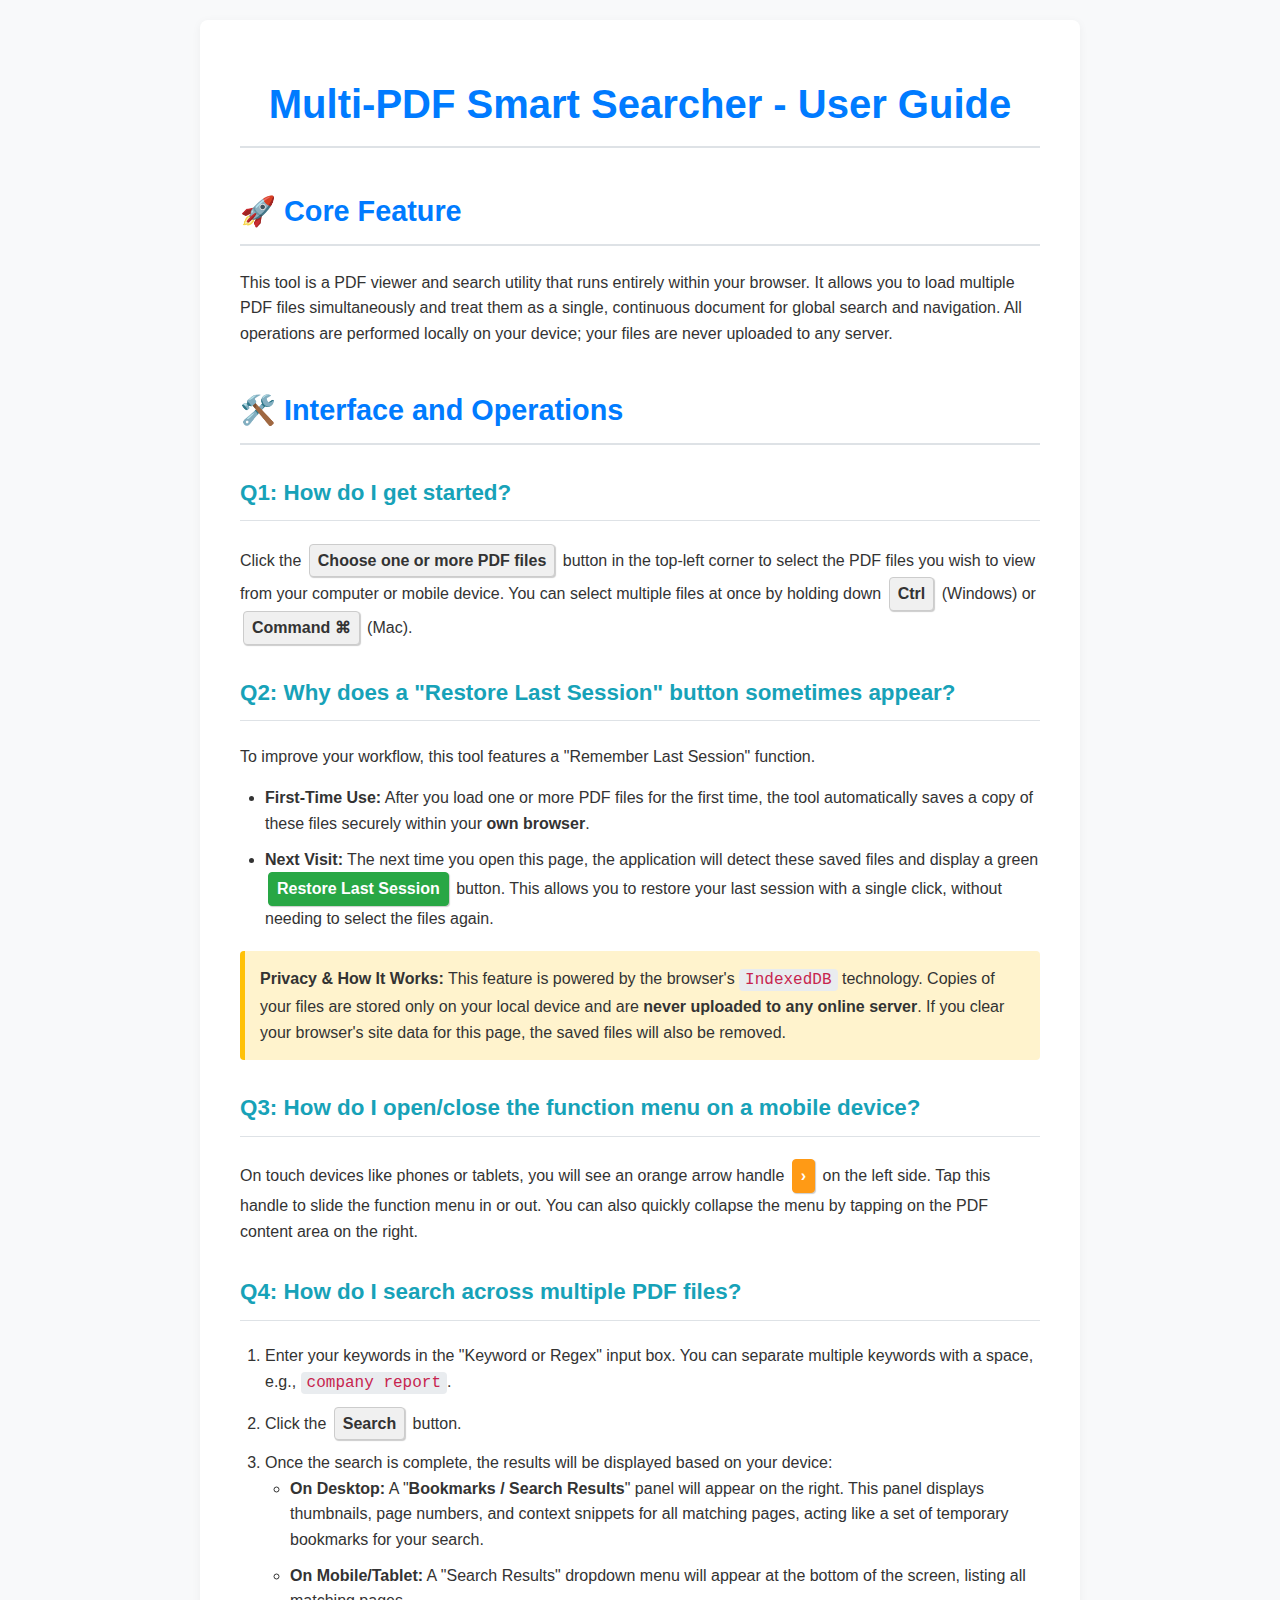
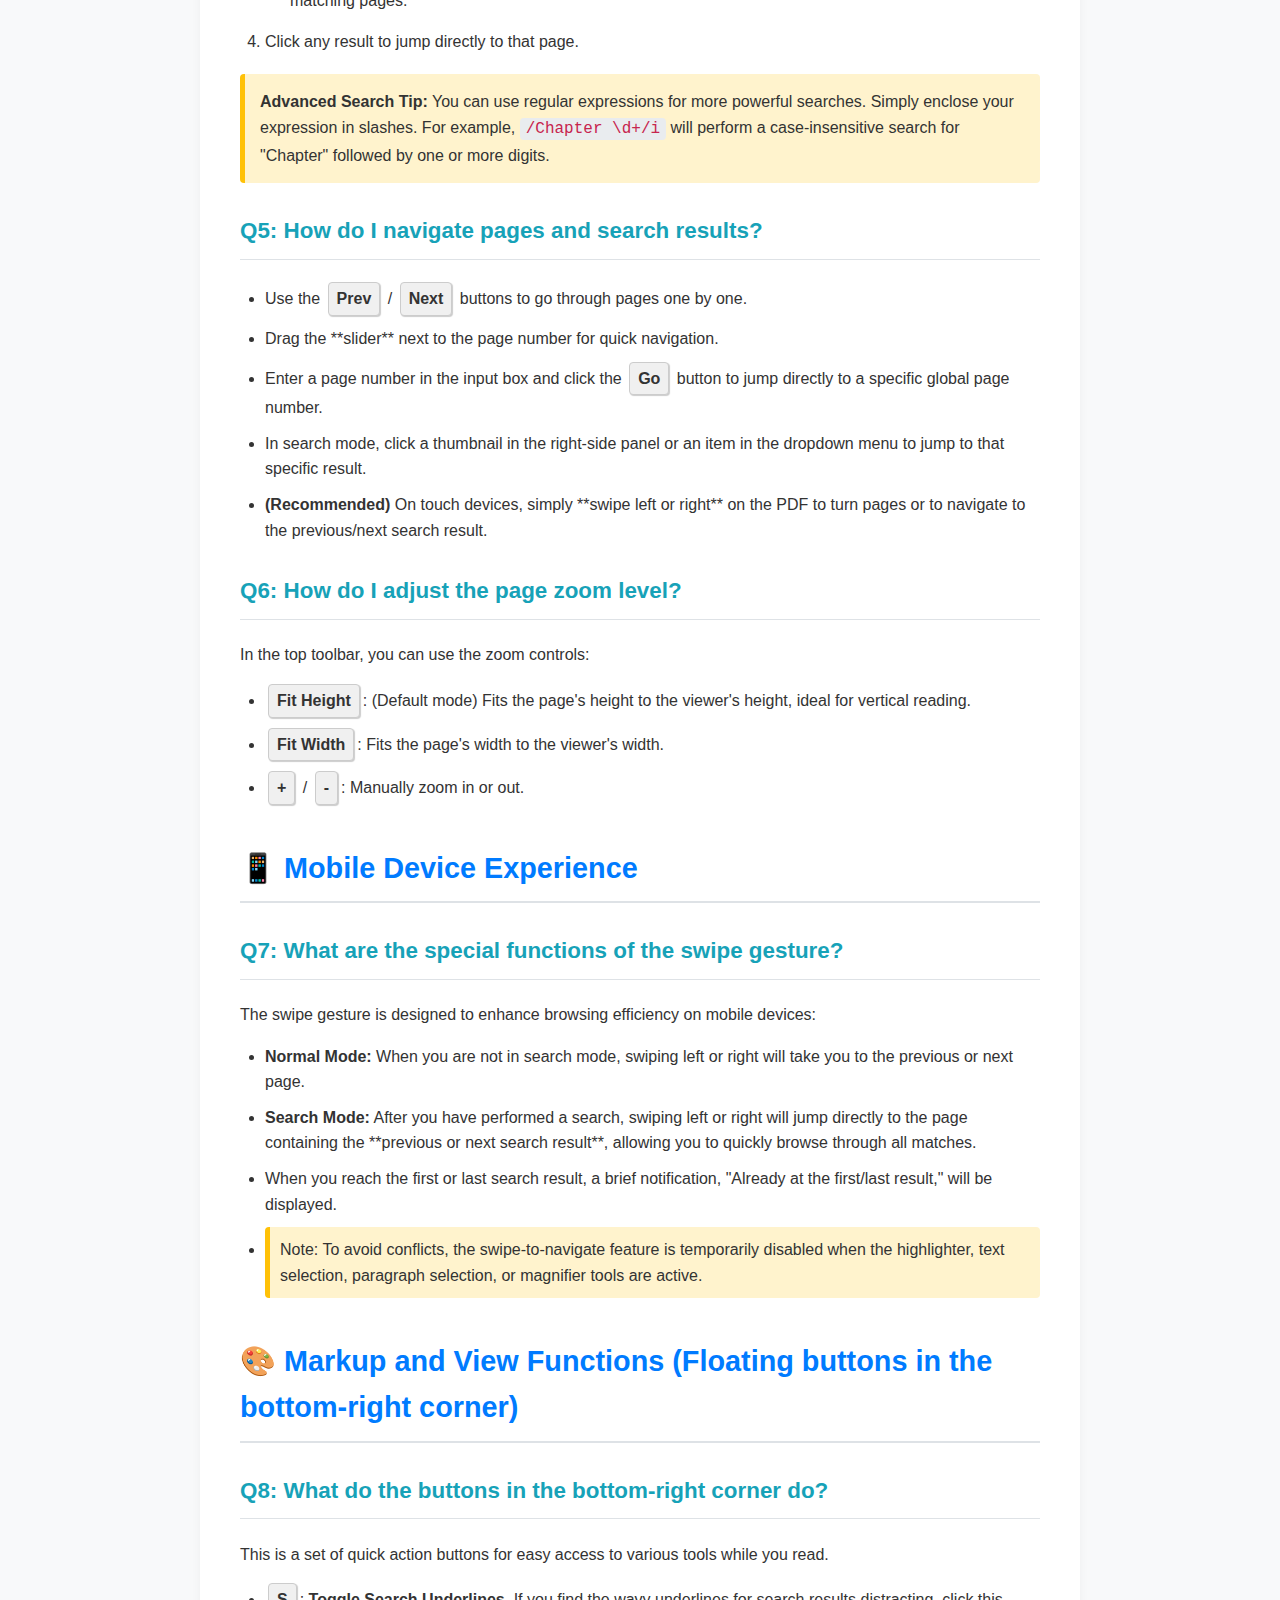
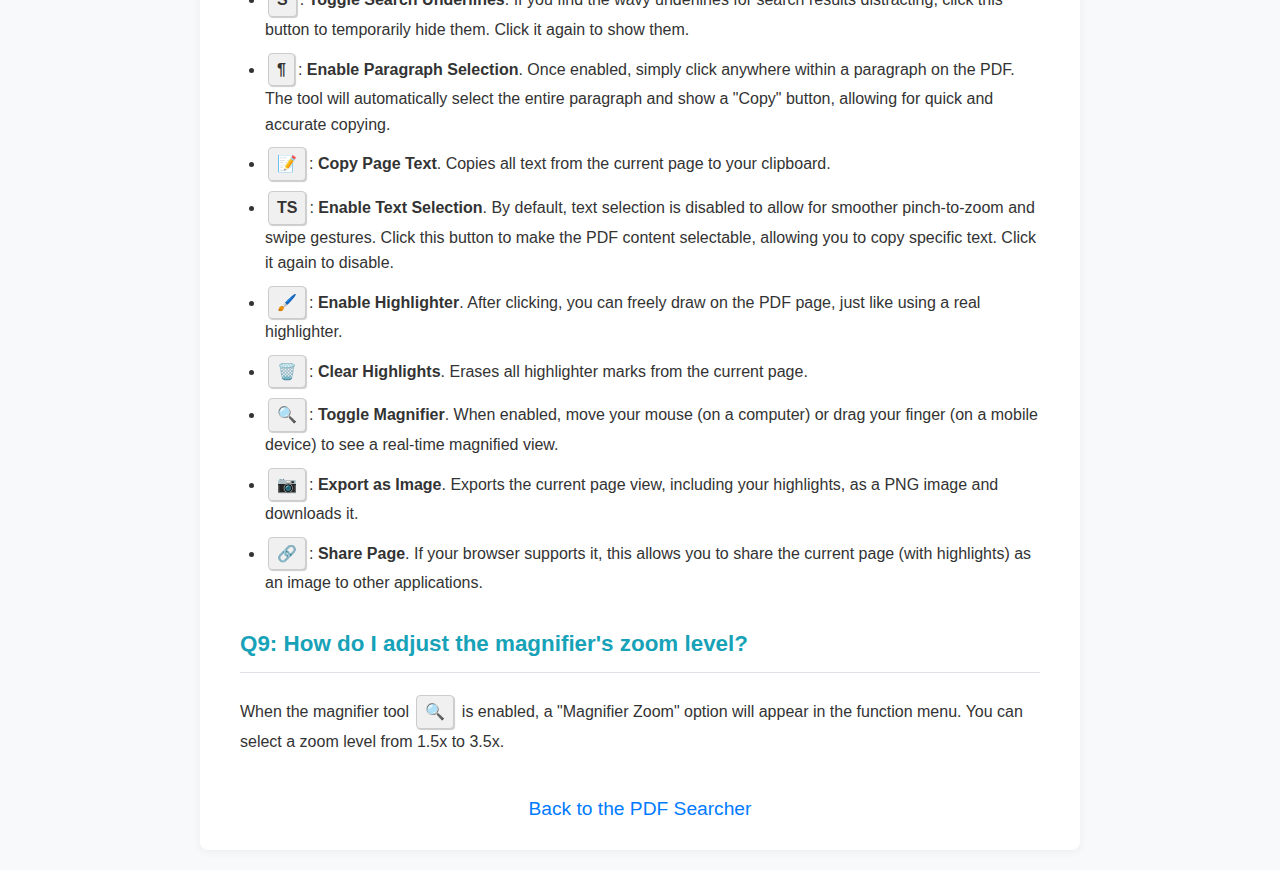
<file: instructions.html>
<!DOCTYPE html>
<html lang="en">
<head>
    <meta charset="UTF-8">
    <meta name="viewport" content="width=device-width, initial-scale=1.0">
    <title>Multi-PDF Smart Searcher - User Guide</title>
    <style>
        body {
            font-family: -apple-system, BlinkMacSystemFont, "Segoe UI", Roboto, "Helvetica Neue", Arial, sans-serif;
            line-height: 1.6;
            margin: 0;
            padding: 20px;
            background-color: #f8f9fa;
            color: #333;
        }
        .container {
            max-width: 800px;
            margin: 0 auto;
            background-color: #fff;
            padding: 25px 40px;
            border-radius: 8px;
            box-shadow: 0 2px 10px rgba(0,0,0,0.05);
        }
        h1, h2, h3 {
            border-bottom: 2px solid #dee2e6;
            padding-bottom: 10px;
            color: #007bff;
        }
        h1 {
            text-align: center;
            font-size: 2.5em;
        }
        h2 {
            font-size: 1.8em;
            margin-top: 40px;
        }
        h3 {
            font-size: 1.4em;
            color: #17a2b8;
            margin-top: 30px;
            border-bottom-style: solid;
            border-bottom-width: 1px;
        }
        p, ol, ul {
            margin-bottom: 15px;
        }
        ul, ol {
            padding-left: 25px;
        }
        li {
            margin-bottom: 10px;
        }
        code {
            background-color: #e9ecef;
            padding: 2px 6px;
            border-radius: 4px;
            font-family: "Courier New", Courier, monospace;
            color: #c7254e;
        }
        .key {
            display: inline-block;
            background-color: #f0f0f0;
            border: 1px solid #ccc;
            padding: 3px 8px;
            border-radius: 4px;
            box-shadow: 1px 1px 1px #ccc;
            font-weight: bold;
            margin: 0 3px;
        }
        .note {
            background-color: #fff3cd;
            border-left: 5px solid #ffc107;
            padding: 15px;
            margin: 20px 0;
            border-radius: 4px;
        }
        .back-link {
            display: block;
            text-align: center;
            margin-top: 40px;
            font-size: 1.2em;
        }
        a {
            color: #007bff;
            text-decoration: none;
        }
        a:hover {
            text-decoration: underline;
        }
    </style>
</head>
<body>
    <div class="container">
        <h1>Multi-PDF Smart Searcher - User Guide</h1>

        <h2>🚀 Core Feature</h2>
        <p>This tool is a PDF viewer and search utility that runs entirely within your browser. It allows you to load multiple PDF files simultaneously and treat them as a single, continuous document for global search and navigation. All operations are performed locally on your device; your files are never uploaded to any server.</p>

        <h2>🛠️ Interface and Operations</h2>
        
        <h3>Q1: How do I get started?</h3>
        <p>Click the <span class="key">Choose one or more PDF files</span> button in the top-left corner to select the PDF files you wish to view from your computer or mobile device. You can select multiple files at once by holding down <span class="key">Ctrl</span> (Windows) or <span class="key">Command ⌘</span> (Mac).</p>
        
        <h3>Q2: Why does a "Restore Last Session" button sometimes appear?</h3>
        <p>To improve your workflow, this tool features a "Remember Last Session" function.</p>
        <ul>
            <li>
                <strong>First-Time Use:</strong> After you load one or more PDF files for the first time, the tool automatically saves a copy of these files securely within your <strong>own browser</strong>.
            </li>
            <li>
                <strong>Next Visit:</strong> The next time you open this page, the application will detect these saved files and display a green <span class="key" style="background-color: #28a745; color: white; border-color: #28a745;">Restore Last Session</span> button. This allows you to restore your last session with a single click, without needing to select the files again.
            </li>
        </ul>
        <div class="note">
            <strong>Privacy & How It Works:</strong>
            This feature is powered by the browser's <code>IndexedDB</code> technology. Copies of your files are stored only on your local device and are <strong>never uploaded to any online server</strong>. If you clear your browser's site data for this page, the saved files will also be removed.
        </div>

        <h3>Q3: How do I open/close the function menu on a mobile device?</h3>
        <p>On touch devices like phones or tablets, you will see an orange arrow handle <span class="key" style="background-color: #ff9a15; color: white; border-color: #ff9a15;">›</span> on the left side. Tap this handle to slide the function menu in or out. You can also quickly collapse the menu by tapping on the PDF content area on the right.</p>

        <h3>Q4: How do I search across multiple PDF files?</h3>
        <ol>
            <li>Enter your keywords in the "Keyword or Regex" input box. You can separate multiple keywords with a space, e.g., <code>company report</code>.</li>
            <li>Click the <span class="key">Search</span> button.</li>
            <li>
                Once the search is complete, the results will be displayed based on your device:
                <ul>
                    <li><strong>On Desktop:</strong> A "<strong>Bookmarks / Search Results</strong>" panel will appear on the right. This panel displays thumbnails, page numbers, and context snippets for all matching pages, acting like a set of temporary bookmarks for your search.</li>
                    <li><strong>On Mobile/Tablet:</strong> A "Search Results" dropdown menu will appear at the bottom of the screen, listing all matching pages.</li>
                </ul>
            </li>
            <li>Click any result to jump directly to that page.</li>
        </ol>
        <div class="note">
            <strong>Advanced Search Tip:</strong> You can use regular expressions for more powerful searches. Simply enclose your expression in slashes. For example, <code>/Chapter \d+/i</code> will perform a case-insensitive search for "Chapter" followed by one or more digits.
        </div>
        
        <h3>Q5: How do I navigate pages and search results?</h3>
        <ul>
            <li>Use the <span class="key">Prev</span> / <span class="key">Next</span> buttons to go through pages one by one.</li>
            <li>Drag the **slider** next to the page number for quick navigation.</li>
            <li>Enter a page number in the input box and click the <span class="key">Go</span> button to jump directly to a specific global page number.</li>
            <li>In search mode, click a thumbnail in the right-side panel or an item in the dropdown menu to jump to that specific result.</li>
            <li><b>(Recommended)</b> On touch devices, simply **swipe left or right** on the PDF to turn pages or to navigate to the previous/next search result.</li>
        </ul>

        <h3>Q6: How do I adjust the page zoom level?</h3>
        <p>In the top toolbar, you can use the zoom controls:</p>
        <ul>
            <li><span class="key">Fit Height</span>: (Default mode) Fits the page's height to the viewer's height, ideal for vertical reading.</li>
            <li><span class="key">Fit Width</span>: Fits the page's width to the viewer's width.</li>
            <li><span class="key">+</span> / <span class="key">-</span>: Manually zoom in or out.</li>
        </ul>

        <h2>📱 Mobile Device Experience</h2>
        <h3>Q7: What are the special functions of the swipe gesture?</h3>
        <p>The swipe gesture is designed to enhance browsing efficiency on mobile devices:</p>
        <ul>
            <li><b>Normal Mode:</b> When you are not in search mode, swiping left or right will take you to the previous or next page.</li>
            <li><b>Search Mode:</b> After you have performed a search, swiping left or right will jump directly to the page containing the **previous or next search result**, allowing you to quickly browse through all matches.</li>
            <li>When you reach the first or last search result, a brief notification, "Already at the first/last result," will be displayed.</li>
            <li><div class="note" style="padding: 10px; margin-top: 10px;">Note: To avoid conflicts, the swipe-to-navigate feature is temporarily disabled when the highlighter, text selection, paragraph selection, or magnifier tools are active.</div></li>
        </ul>
        
        <h2>🎨 Markup and View Functions (Floating buttons in the bottom-right corner)</h2>
        
        <h3>Q8: What do the buttons in the bottom-right corner do?</h3>
        <p>This is a set of quick action buttons for easy access to various tools while you read.</p>
        <ul>
            <li><span class="key">S</span>: <strong>Toggle Search Underlines</strong>. If you find the wavy underlines for search results distracting, click this button to temporarily hide them. Click it again to show them.</li>
            <li><span class="key">¶</span>: <strong>Enable Paragraph Selection</strong>. Once enabled, simply click anywhere within a paragraph on the PDF. The tool will automatically select the entire paragraph and show a "Copy" button, allowing for quick and accurate copying.</li>
            <li><span class="key">📝</span>: <strong>Copy Page Text</strong>. Copies all text from the current page to your clipboard.</li>
            <li><span class="key">TS</span>: <strong>Enable Text Selection</strong>. By default, text selection is disabled to allow for smoother pinch-to-zoom and swipe gestures. Click this button to make the PDF content selectable, allowing you to copy specific text. Click it again to disable.</li>
            <li><span class="key">🖌️</span>: <strong>Enable Highlighter</strong>. After clicking, you can freely draw on the PDF page, just like using a real highlighter.</li>
            <li><span class="key">🗑️</span>: <strong>Clear Highlights</strong>. Erases all highlighter marks from the current page.</li>
            <li><span class="key">🔍</span>: <strong>Toggle Magnifier</strong>. When enabled, move your mouse (on a computer) or drag your finger (on a mobile device) to see a real-time magnified view.</li>
            <li><span class="key">📷</span>: <strong>Export as Image</strong>. Exports the current page view, including your highlights, as a PNG image and downloads it.</li>
            <li><span class="key">🔗</span>: <strong>Share Page</strong>. If your browser supports it, this allows you to share the current page (with highlights) as an image to other applications.</li>
        </ul>

        <h3>Q9: How do I adjust the magnifier's zoom level?</h3>
        <p>When the magnifier tool <span class="key">🔍</span> is enabled, a "Magnifier Zoom" option will appear in the function menu. You can select a zoom level from 1.5x to 3.5x.</p>

        <a href="./index.html" class="back-link">Back to the PDF Searcher</a>
    </div>
</body>
</html>
</file>
